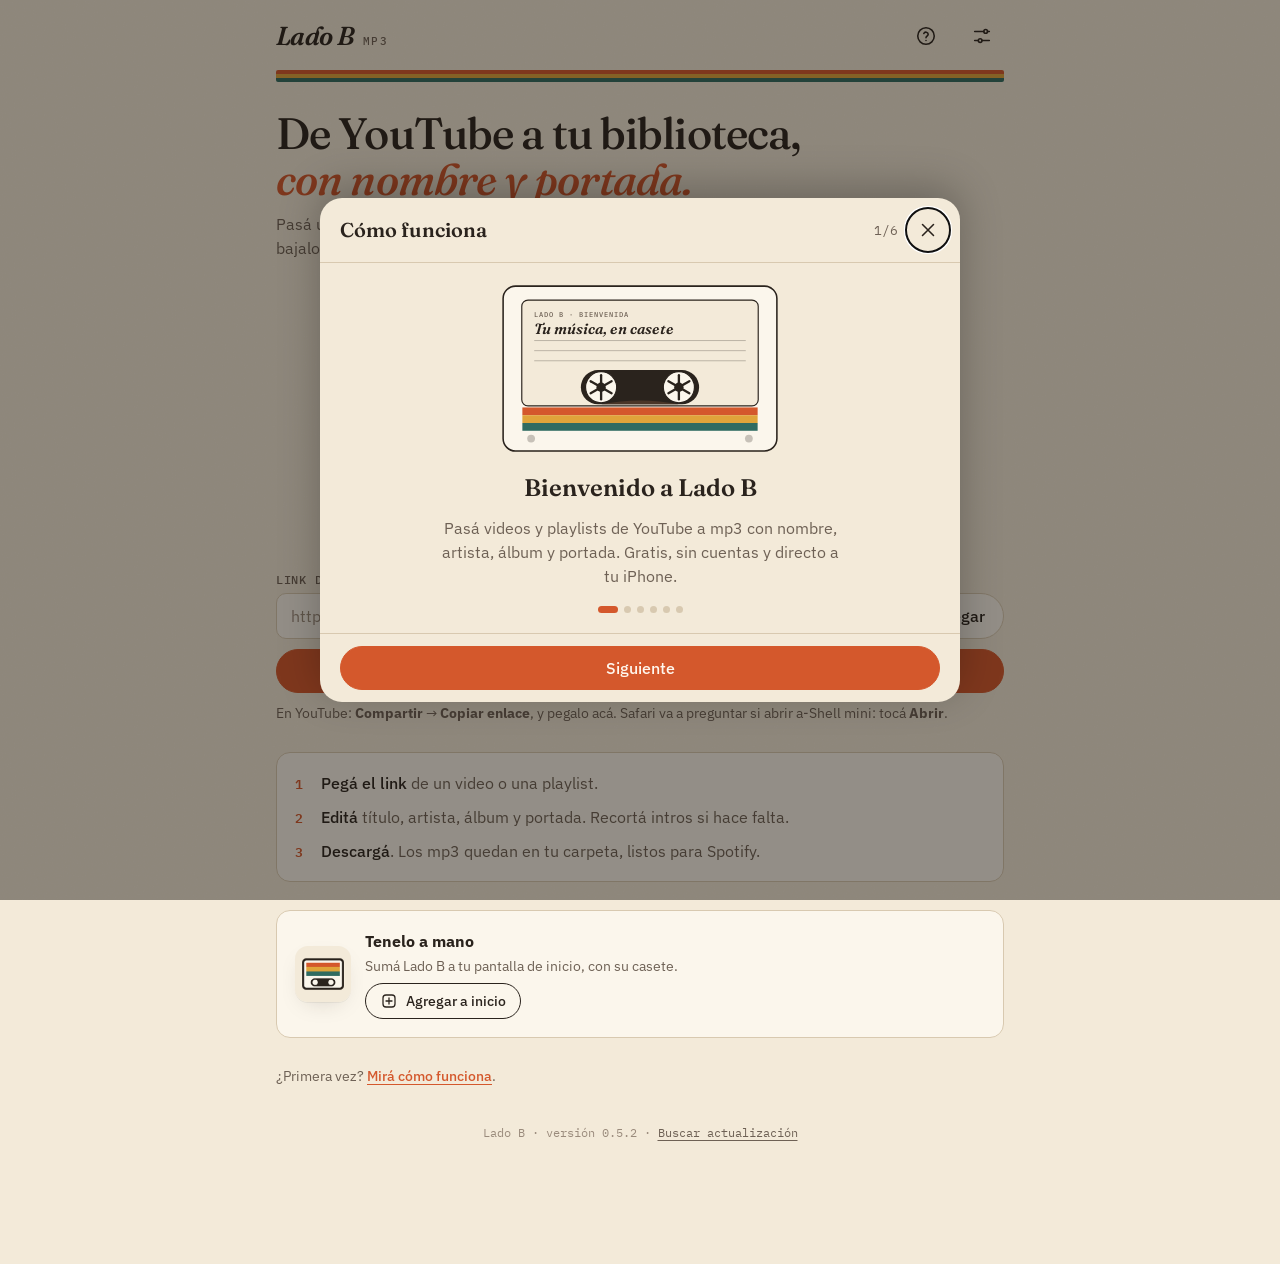
<file: index.html>
<!doctype html>
<html lang="es">
<head>
  <meta charset="utf-8">
  <meta name="viewport" content="width=device-width, initial-scale=1, viewport-fit=cover">
  <title>Lado B</title>
  <meta name="description" content="Pasá links de YouTube a mp3 con nombre, artista, álbum y portada, directo en tu iPhone.">
  <meta name="theme-color" content="#f3ead9" media="(prefers-color-scheme: light)">
  <meta name="theme-color" content="#1d1a17" media="(prefers-color-scheme: dark)">
  <meta name="apple-mobile-web-app-title" content="Lado B">
  <link rel="icon" href="assets/icono.svg" type="image/svg+xml">
  <link rel="apple-touch-icon" href="assets/icono-180.png">
  <link rel="manifest" href="manifest.webmanifest">
  <link rel="preconnect" href="https://fonts.googleapis.com">
  <link rel="preconnect" href="https://fonts.gstatic.com" crossorigin>
  <link rel="stylesheet" href="https://fonts.googleapis.com/css2?family=Fraunces:ital,opsz,wght@0,9..144,500;0,9..144,600;1,9..144,500;1,9..144,600&family=IBM+Plex+Mono:wght@400;500;600&family=IBM+Plex+Sans:wght@400;500;600;700&display=swap">
  <link rel="stylesheet" href="assets/estilo.css">
</head>
<body>
  <div class="pagina">
    <header class="cabecera">
      <a class="marca" href="./" data-accion="inicio"><b>Lado B</b><span>mp3</span></a>
      <button class="icono" data-accion="tutorial" aria-label="Cómo funciona" title="Cómo funciona">
        <svg class="i" viewBox="0 0 24 24"><circle cx="12" cy="12" r="9"/><path d="M9.6 9.3a2.5 2.5 0 0 1 4.8.9c0 1.7-2.4 2.2-2.4 3.6M12 17h.01"/></svg>
      </button>
      <button class="icono" data-accion="ajustes" aria-label="Ajustes" title="Ajustes">
        <svg class="i" viewBox="0 0 24 24"><path d="M4 7h10M18 7h2M4 17h4M12 17h8"/><circle cx="16" cy="7" r="2"/><circle cx="10" cy="17" r="2"/></svg>
      </button>
    </header>
    <div class="rayas" aria-hidden="true"></div>
    <main id="app"></main>
    <p class="version" id="version"></p>
  </div>

  <footer class="pie oculto" id="pie"></footer>
  <dialog class="hoja" id="hoja"></dialog>
  <input type="file" accept="image/*" id="archivo-tapa" class="sr" tabindex="-1">

  <noscript><p style="padding:16px">Lado B necesita JavaScript activado.</p></noscript>
  <script type="module" src="assets/app.js"></script>
</body>
</html>
</file>
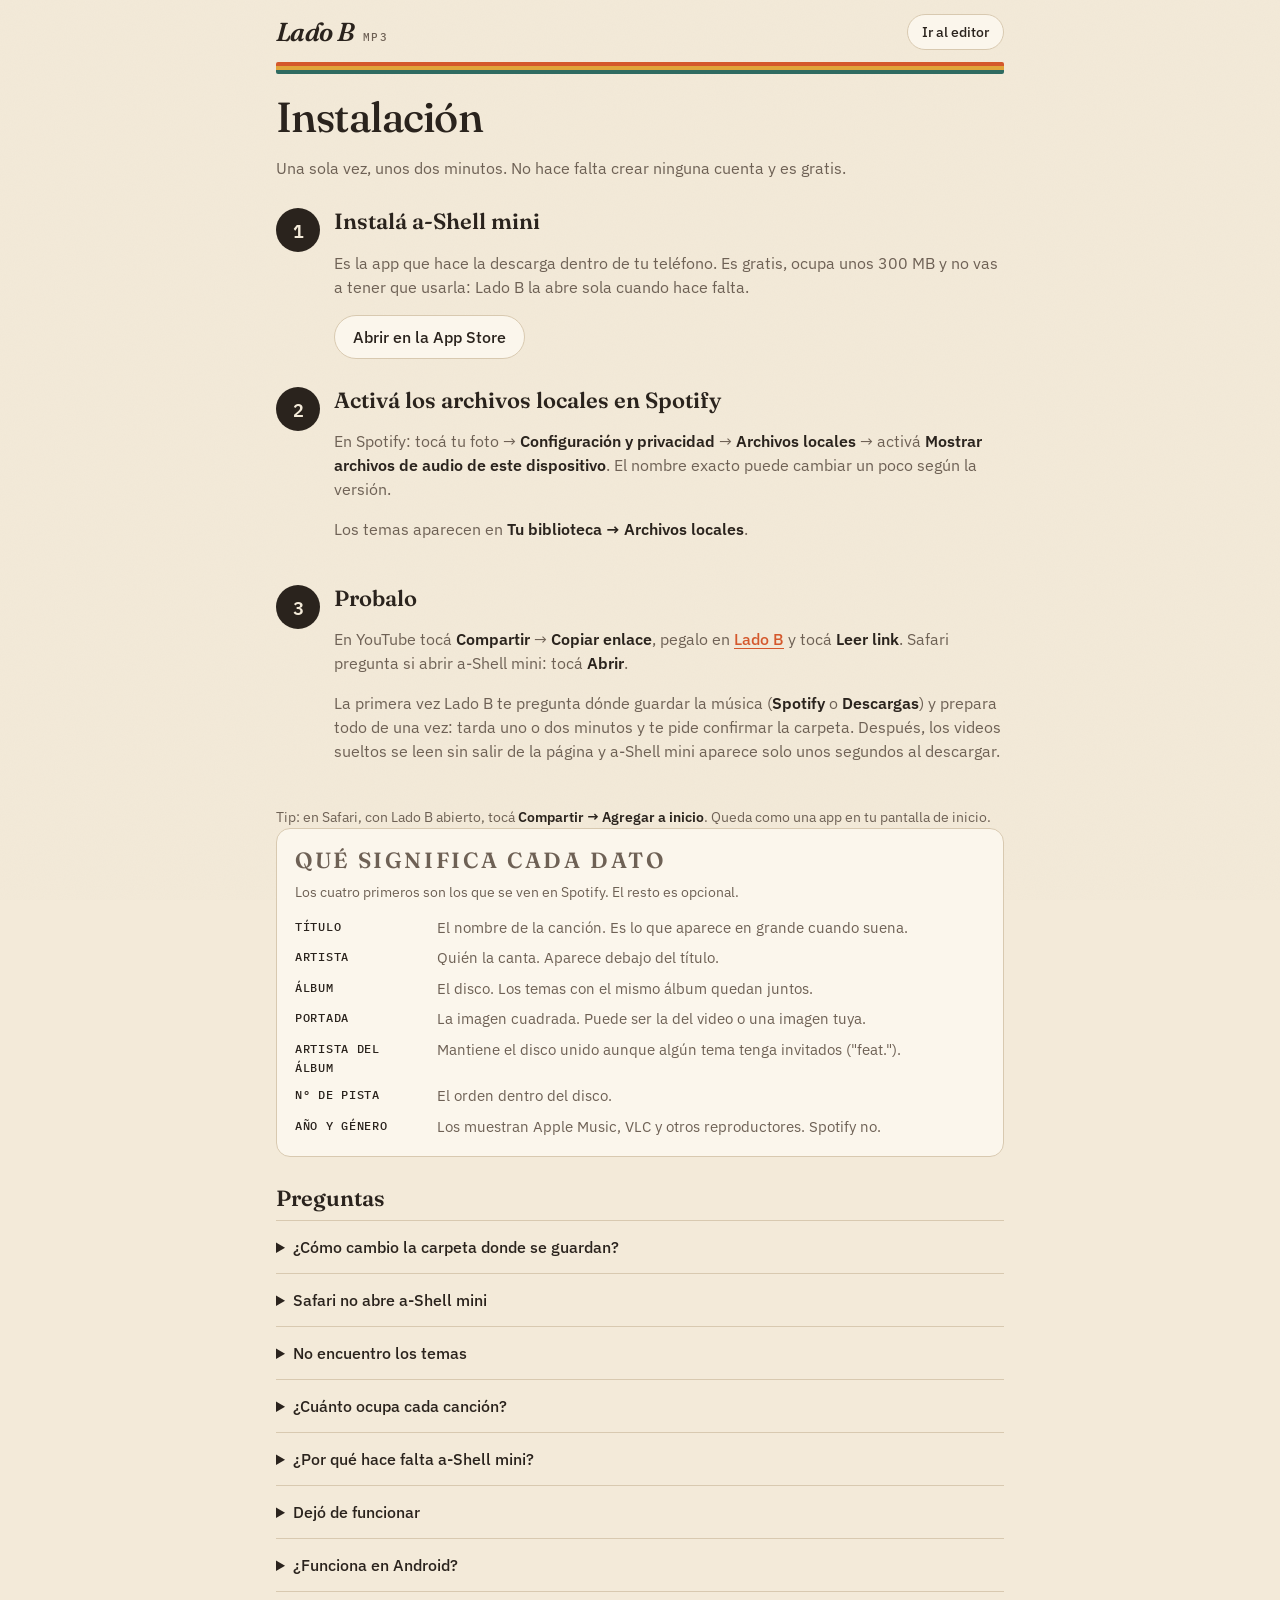
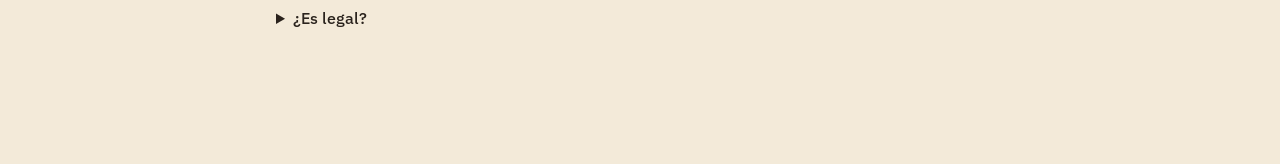
<file: instalar.html>
<!doctype html>
<html lang="es">
<head>
  <meta charset="utf-8">
  <meta name="viewport" content="width=device-width, initial-scale=1, viewport-fit=cover">
  <title>Instalar Lado B</title>
  <meta name="description" content="Cómo instalar Lado B en tu iPhone en dos minutos.">
  <meta name="theme-color" content="#f3ead9" media="(prefers-color-scheme: light)">
  <meta name="theme-color" content="#1d1a17" media="(prefers-color-scheme: dark)">
  <meta name="apple-mobile-web-app-title" content="Lado B">
  <link rel="icon" href="assets/icono.svg" type="image/svg+xml">
  <link rel="apple-touch-icon" href="assets/icono-180.png">
  <link rel="manifest" href="manifest.webmanifest">
  <link rel="preconnect" href="https://fonts.googleapis.com">
  <link rel="preconnect" href="https://fonts.gstatic.com" crossorigin>
  <link rel="stylesheet" href="https://fonts.googleapis.com/css2?family=Fraunces:ital,opsz,wght@0,9..144,500;0,9..144,600;1,9..144,500;1,9..144,600&family=IBM+Plex+Mono:wght@400;500;600&family=IBM+Plex+Sans:wght@400;500;600;700&display=swap">
  <link rel="stylesheet" href="assets/estilo.css">
</head>
<body>
  <div class="pagina guia">
    <header class="cabecera">
      <a class="marca" href="./"><b>Lado B</b><span>mp3</span></a>
      <a class="boton chico suave" href="./">Ir al editor</a>
    </header>
    <div class="rayas" aria-hidden="true"></div>

    <h1>Instalación</h1>
    <p>Una sola vez, unos dos minutos. No hace falta crear ninguna cuenta y es gratis.</p>

    <div class="pasos-guia">
      <section class="paso">
        <span class="num">1</span>
        <div>
          <h2>Instalá a-Shell mini</h2>
          <p>Es la app que hace la descarga dentro de tu teléfono. Es gratis, ocupa unos 300 MB y no vas a tener que usarla: Lado B la abre sola cuando hace falta.</p>
          <a class="boton suave" id="app-store" href="#">Abrir en la App Store</a>
        </div>
      </section>

      <section class="paso">
        <span class="num">2</span>
        <div>
          <h2>Activá los archivos locales en Spotify</h2>
          <p>En Spotify: tocá tu foto → <b>Configuración y privacidad</b> → <b>Archivos locales</b> → activá <b>Mostrar archivos de audio de este dispositivo</b>. El nombre exacto puede cambiar un poco según la versión.</p>
          <p>Los temas aparecen en <b>Tu biblioteca → Archivos locales</b>.</p>
        </div>
      </section>

      <section class="paso">
        <span class="num">3</span>
        <div>
          <h2>Probalo</h2>
          <p>En YouTube tocá <b>Compartir</b> → <b>Copiar enlace</b>, pegalo en <a class="enlace" href="./">Lado B</a> y tocá <b>Leer link</b>. Safari pregunta si abrir a-Shell mini: tocá <b>Abrir</b>.</p>
          <p>La primera vez Lado B te pregunta dónde guardar la música (<b>Spotify</b> o <b>Descargas</b>) y prepara todo de una vez: tarda uno o dos minutos y te pide confirmar la carpeta. Después, los videos sueltos se leen sin salir de la página y a-Shell mini aparece solo unos segundos al descargar.</p>
        </div>
      </section>
    </div>

    <p class="nota">Tip: en Safari, con Lado B abierto, tocá <b>Compartir → Agregar a inicio</b>. Queda como una app en tu pantalla de inicio.</p>

    <section class="tarjeta">
      <h2>Qué significa cada dato</h2>
      <p class="nota">Los cuatro primeros son los que se ven en Spotify. El resto es opcional.</p>
      <dl class="campos">
        <div><dt>Título</dt><dd>El nombre de la canción. Es lo que aparece en grande cuando suena.</dd></div>
        <div><dt>Artista</dt><dd>Quién la canta. Aparece debajo del título.</dd></div>
        <div><dt>Álbum</dt><dd>El disco. Los temas con el mismo álbum quedan juntos.</dd></div>
        <div><dt>Portada</dt><dd>La imagen cuadrada. Puede ser la del video o una imagen tuya.</dd></div>
        <div><dt>Artista del álbum</dt><dd>Mantiene el disco unido aunque algún tema tenga invitados ("feat.").</dd></div>
        <div><dt>Nº de pista</dt><dd>El orden dentro del disco.</dd></div>
        <div><dt>Año y género</dt><dd>Los muestran Apple Music, VLC y otros reproductores. Spotify no.</dd></div>
      </dl>
    </section>

    <section style="margin-top:28px">
      <h2>Preguntas</h2>

      <details id="carpeta">
        <summary>¿Cómo cambio la carpeta donde se guardan?</summary>
        <p>En Lado B, tocá el botón de <b>Ajustes</b> (arriba a la derecha) → <b>Cambiar carpeta</b>, y elegí otra.</p>
      </details>

      <details>
        <summary>Safari no abre a-Shell mini</summary>
        <p>Revisá que esté instalada la versión <b>a-Shell mini</b>. Si tenés la versión completa (a-Shell), elegila en <b>Ajustes → App que descarga</b>.</p>
      </details>

      <details>
        <summary>No encuentro los temas</summary>
        <p>Si en la primera descarga no se eligió ninguna carpeta, quedan en <b>Archivos → En mi iPhone → a-Shell mini → Lado B</b>. Para que vayan a Spotify, elegí la carpeta desde <b>Ajustes → Cambiar carpeta</b>.</p>
      </details>

      <details>
        <summary>¿Cuánto ocupa cada canción?</summary>
        <p>A 192 kbps, cerca de 1,4 MB por minuto: un tema de 4 minutos ocupa unos 6 MB. A 128 kbps ocupa un tercio menos y casi no se nota la diferencia. Se cambia en Ajustes.</p>
      </details>

      <details>
        <summary>¿Por qué hace falta a-Shell mini?</summary>
        <p>Safari no puede bajar el audio de YouTube por sí solo: el navegador lo bloquea por seguridad. a-Shell mini hace esa parte en tu teléfono, sin pasar por ningún servidor, así que no hay límites ni costos.</p>
      </details>

      <details>
        <summary>Dejó de funcionar</summary>
        <p>YouTube cambia cosas seguido. Las herramientas se actualizan solas cada pocos días. Para forzarlo, abrí a-Shell mini y escribí <code>pip install -U yt-dlp</code>.</p>
      </details>

      <details>
        <summary>¿Funciona en Android?</summary>
        <p>Todavía no. Está pensado para sumarlo más adelante.</p>
      </details>

      <details>
        <summary>¿Es legal?</summary>
        <p>Usalo para música que tengas derecho a descargar: tus propios videos, contenido libre o con permiso del autor.</p>
      </details>
    </section>
  </div>

  <script type="module">
    import { CONFIG } from "./assets/config.js";
    document.getElementById("app-store").href = CONFIG.appStoreAShell;
    try {
      const tema = JSON.parse(localStorage.getItem("ladob:ajustes") || "{}").tema;
      if (tema && tema !== "auto") document.documentElement.dataset.tema = tema;
    } catch {}
  </script>
</body>
</html>
</file>
<file: assets/estilo.css>
/* Lado B: papel crema, tinta cálida y las tres rayas de un casete de los 70. */

:root {
  --papel: #f3ead9;
  --papel-2: #ebe0cb;
  --carton: #fbf6ec;
  --tinta: #2a231d;
  --tinta-2: #6e6155;
  --tinta-3: #9a8b7c;
  --linea: #d8c9b0;
  --naranja: #d4582c;
  --naranja-tinta: #fff7ee;
  --mostaza: #e0a43a;
  --verde: #2f6b61;
  --rojo: #b2392a;
  --sombra: 0 1px 0 rgba(42, 35, 29, 0.06), 0 8px 24px -12px rgba(42, 35, 29, 0.25);
  --radio: 14px;
  --serif: "Fraunces", Georgia, serif;
  --sans: "IBM Plex Sans", system-ui, -apple-system, sans-serif;
  --mono: "IBM Plex Mono", ui-monospace, Menlo, monospace;
  color-scheme: light;
}

@media (prefers-color-scheme: dark) {
  :root:not([data-tema="claro"]) {
    --papel: #1d1a17;
    --papel-2: #26221e;
    --carton: #2c2723;
    --tinta: #f1e7d6;
    --tinta-2: #b4a694;
    --tinta-3: #85786b;
    --linea: #3d3630;
    --naranja: #e8703f;
    --naranja-tinta: #1d1a17;
    --mostaza: #e9b34e;
    --verde: #5fa596;
    --rojo: #e2604f;
    --sombra: 0 1px 0 rgba(0, 0, 0, 0.3), 0 10px 28px -14px rgba(0, 0, 0, 0.7);
    color-scheme: dark;
  }
}
:root[data-tema="oscuro"] {
  --papel: #1d1a17;
  --papel-2: #26221e;
  --carton: #2c2723;
  --tinta: #f1e7d6;
  --tinta-2: #b4a694;
  --tinta-3: #85786b;
  --linea: #3d3630;
  --naranja: #e8703f;
  --naranja-tinta: #1d1a17;
  --mostaza: #e9b34e;
  --verde: #5fa596;
  --rojo: #e2604f;
  --sombra: 0 1px 0 rgba(0, 0, 0, 0.3), 0 10px 28px -14px rgba(0, 0, 0, 0.7);
  color-scheme: dark;
}

* { box-sizing: border-box; }
html { -webkit-text-size-adjust: 100%; }
body {
  margin: 0;
  background: var(--papel);
  color: var(--tinta);
  font: 400 16px/1.5 var(--sans);
  -webkit-font-smoothing: antialiased;
  min-height: 100dvh;
}
/* Grano de papel, muy suave. */
body::before {
  content: "";
  position: fixed;
  inset: 0;
  pointer-events: none;
  opacity: 0.35;
  mix-blend-mode: multiply;
  background-image: url("data:image/svg+xml;utf8,<svg xmlns='http://www.w3.org/2000/svg' width='160' height='160'><filter id='n'><feTurbulence type='fractalNoise' baseFrequency='.9' numOctaves='2' stitchTiles='stitch'/><feColorMatrix values='0 0 0 0 .45 0 0 0 0 .38 0 0 0 0 .3 0 0 0 .09 0'/></filter><rect width='100%' height='100%' filter='url(%23n)'/></svg>");
  z-index: 0;
}
:root[data-tema="oscuro"] body::before { mix-blend-mode: screen; opacity: 0.15; }
@media (prefers-color-scheme: dark) {
  :root:not([data-tema="claro"]) body::before { mix-blend-mode: screen; opacity: 0.15; }
}

a { color: inherit; }
img { display: block; }
button, input, select, textarea { font: inherit; color: inherit; }
.mono { font-family: var(--mono); }
.oculto { display: none !important; }
.sr { position: absolute; width: 1px; height: 1px; overflow: hidden; clip: rect(0 0 0 0); }

/* ----------------------------------------------------------- estructura */

.pagina {
  position: relative;
  z-index: 1;
  max-width: 760px;
  margin: 0 auto;
  padding: 0 16px calc(120px + env(safe-area-inset-bottom));
}

.cabecera {
  display: flex;
  align-items: center;
  gap: 12px;
  padding: calc(14px + env(safe-area-inset-top)) 0 12px;
}
.marca {
  display: flex;
  align-items: baseline;
  gap: 8px;
  text-decoration: none;
  margin-right: auto;
}
.marca b {
  font: italic 600 26px/1 var(--serif);
  letter-spacing: -0.02em;
}
.marca span {
  font: 500 11px/1 var(--mono);
  letter-spacing: 0.12em;
  text-transform: uppercase;
  color: var(--tinta-2);
}
.rayas {
  height: 12px;
  border-radius: 2px;
  background: linear-gradient(var(--naranja) 0 33.3%, var(--mostaza) 33.3% 66.6%, var(--verde) 66.6%);
  margin-bottom: 20px;
}

/* --------------------------------------------------------------- botones */

.boton {
  display: inline-flex;
  align-items: center;
  justify-content: center;
  gap: 8px;
  min-height: 44px;
  padding: 0 18px;
  border-radius: 999px;
  border: 1.5px solid var(--tinta);
  background: transparent;
  font-weight: 500;
  text-decoration: none;
  cursor: pointer;
  white-space: nowrap;
  transition: transform 0.08s, background 0.15s;
}
.boton:active { transform: translateY(1px); }
.boton:disabled { opacity: 0.4; cursor: default; }
.boton.primario { background: var(--naranja); border-color: var(--naranja); color: var(--naranja-tinta); }
.boton.chico { min-height: 36px; padding: 0 14px; font-size: 14px; }
.boton.ancho { width: 100%; }
.boton.suave { border-color: var(--linea); background: var(--carton); }
.icono {
  display: inline-grid;
  place-items: center;
  width: 44px;
  height: 44px;
  border: 0;
  border-radius: 50%;
  background: transparent;
  cursor: pointer;
  color: var(--tinta);
  flex: none;
}
.icono:hover { background: var(--papel-2); }
.icono:disabled { opacity: 0.3; }
svg.i { width: 22px; height: 22px; fill: none; stroke: currentColor; stroke-width: 1.7; stroke-linecap: round; stroke-linejoin: round; }

.enlace {
  border: 0;
  background: none;
  padding: 0;
  color: var(--naranja);
  font-weight: 500;
  cursor: pointer;
  text-decoration: underline;
  text-underline-offset: 3px;
}

/* ------------------------------------------------------------- formularios */

.campo { display: grid; gap: 6px; }
.campo > span {
  display: flex;
  align-items: center;
  gap: 8px;
  font: 500 12px/1.2 var(--mono);
  letter-spacing: 0.06em;
  text-transform: uppercase;
  color: var(--tinta-2);
}
.campo small { color: var(--tinta-3); font-size: 13px; }
.entrada {
  width: 100%;
  min-height: 46px;
  padding: 10px 14px;
  border: 1.5px solid var(--linea);
  border-radius: 10px;
  background: var(--carton);
  font-size: 16px;
  outline: none;
  transition: border-color 0.15s;
}
.entrada:focus { border-color: var(--tinta); }
.entrada::placeholder { color: var(--tinta-3); }
.dos { display: grid; grid-template-columns: 1fr 1fr; gap: 12px; }
.tres { display: grid; grid-template-columns: 1fr 1fr 1fr; gap: 12px; }

.marca-n {
  display: inline-grid;
  place-items: center;
  width: 18px;
  height: 18px;
  border-radius: 50%;
  background: var(--tinta);
  color: var(--papel);
  font: 600 11px/1 var(--mono);
  letter-spacing: 0;
  flex: none;
}

.casilla {
  appearance: none;
  -webkit-appearance: none;
  width: 24px;
  height: 24px;
  margin: 0;
  border: 1.5px solid var(--tinta-3);
  border-radius: 7px;
  background: var(--carton);
  display: grid;
  place-items: center;
  cursor: pointer;
  flex: none;
}
.casilla:checked { background: var(--tinta); border-color: var(--tinta); }
.casilla:checked::after {
  content: "";
  width: 11px;
  height: 6px;
  border: solid var(--papel);
  border-width: 0 0 2px 2px;
  transform: translateY(-1px) rotate(-45deg);
}
.casilla:indeterminate { background: var(--tinta); border-color: var(--tinta); }
.casilla:indeterminate::after { content: ""; width: 10px; height: 2px; background: var(--papel); }

.segmentos {
  display: flex;
  padding: 3px;
  gap: 3px;
  border-radius: 12px;
  background: var(--papel-2);
}
.segmentos label { flex: 1; }
.segmentos input { position: absolute; opacity: 0; }
.segmentos span {
  display: grid;
  place-items: center;
  min-height: 40px;
  border-radius: 9px;
  font: 500 14px/1 var(--mono);
  cursor: pointer;
}
.segmentos input:checked + span { background: var(--carton); box-shadow: var(--sombra); }
.segmentos input:focus-visible + span { outline: 2px solid var(--naranja); }

.interruptor { display: flex; align-items: center; justify-content: space-between; gap: 16px; cursor: pointer; }
.interruptor input { appearance: none; -webkit-appearance: none; width: 50px; height: 30px; border-radius: 99px; background: var(--linea); position: relative; transition: background 0.2s; flex: none; cursor: pointer; margin: 0; }
.interruptor input::after { content: ""; position: absolute; top: 3px; left: 3px; width: 24px; height: 24px; border-radius: 50%; background: var(--carton); transition: transform 0.2s; box-shadow: 0 1px 3px rgba(0,0,0,.25); }
.interruptor input:checked { background: var(--verde); }
.interruptor input:checked::after { transform: translateX(20px); }

/* ---------------------------------------------------------------- casete */

.casete { width: 100%; max-width: 420px; margin: 0 auto; display: block; color: var(--tinta); }
.casete .carcasa { fill: var(--carton); stroke: currentColor; stroke-width: 2; }
.casete .etiqueta { fill: var(--papel); stroke: currentColor; stroke-width: 1.5; }
.casete .r1 { fill: var(--naranja); }
.casete .r2 { fill: var(--mostaza); }
.casete .r3 { fill: var(--verde); }
.casete .ventana { fill: var(--tinta); }
.casete .carrete { fill: var(--carton); stroke: currentColor; stroke-width: 1.5; }
.casete .cinta { fill: #4a3628; }
.casete .rayita { stroke: currentColor; stroke-width: 1; opacity: 0.35; }
.casete text { fill: currentColor; }
.casete .titulo-casete { font: italic 600 19px var(--serif); }
.casete .sub-casete { font: 500 9px var(--mono); letter-spacing: 0.14em; text-transform: uppercase; fill: var(--tinta-2); }
.casete .giro { transform-box: fill-box; transform-origin: center; }
.girando .casete .giro { animation: girar 2.4s linear infinite; }
@keyframes girar { to { transform: rotate(360deg); } }
@media (prefers-reduced-motion: reduce) { .girando .casete .giro { animation: none; } }

/* ----------------------------------------------------------- vista vacía */

.inicio { display: grid; grid-template-columns: minmax(0, 1fr); gap: 28px; padding-top: 8px; }
.inicio h1 {
  font: 500 clamp(30px, 7vw, 44px)/1.05 var(--serif);
  letter-spacing: -0.02em;
  margin: 0;
  text-wrap: balance;
}
.inicio h1 em { color: var(--naranja); }
.inicio p.bajada { margin: 10px 0 0; color: var(--tinta-2); max-width: 46ch; }
.pegar { display: grid; gap: 10px; }
.pegar .fila { display: flex; gap: 8px; }
.pegar .fila .entrada { flex: 1; }
.pasos { list-style: none; margin: 0; padding: 0; display: grid; gap: 10px; counter-reset: paso; }
.pasos li { display: flex; gap: 12px; align-items: baseline; color: var(--tinta-2); counter-increment: paso; }
.pasos li::before { content: counter(paso); font: 600 13px var(--mono); color: var(--naranja); min-width: 14px; }
.pasos b { color: var(--tinta); font-weight: 500; }

.tarjeta {
  background: var(--carton);
  border: 1.5px solid var(--linea);
  border-radius: var(--radio);
  padding: 18px;
}
.tarjeta h2, .seccion-titulo {
  font: 500 12px/1 var(--mono);
  letter-spacing: 0.12em;
  text-transform: uppercase;
  color: var(--tinta-2);
  margin: 0 0 14px;
}
.recientes { list-style: none; margin: 0; padding: 0; }
.recientes li + li { border-top: 1px solid var(--linea); }
.recientes button {
  width: 100%;
  display: flex;
  align-items: center;
  gap: 12px;
  padding: 10px 0;
  border: 0;
  background: none;
  text-align: left;
  cursor: pointer;
}
.recientes img { width: 44px; height: 44px; border-radius: 6px; object-fit: cover; background: var(--papel-2); }
.recientes .t { font-weight: 500; overflow: hidden; text-overflow: ellipsis; white-space: nowrap; }
.recientes .s { font: 12px var(--mono); color: var(--tinta-3); }

/* ------------------------------------------------------------ lista */

.resumen { display: grid; gap: 18px; margin-bottom: 18px; }
.resumen .casete { max-width: 300px; }
.otro-link .fila .boton { padding: 0 14px; }
.aviso {
  display: flex;
  gap: 12px;
  align-items: center;
  justify-content: space-between;
  flex-wrap: wrap;
  padding: 12px 14px;
  border-radius: 12px;
  background: color-mix(in srgb, var(--mostaza) 22%, var(--papel));
  border: 1.5px solid color-mix(in srgb, var(--mostaza) 60%, var(--papel));
  font-size: 15px;
}

.barra {
  position: sticky;
  top: 0;
  z-index: 5;
  display: flex;
  align-items: center;
  gap: 10px;
  padding: 10px 0;
  margin: 0 -16px;
  padding-inline: 16px;
  background: color-mix(in srgb, var(--papel) 92%, transparent);
  backdrop-filter: blur(10px);
  -webkit-backdrop-filter: blur(10px);
  border-bottom: 1px solid var(--linea);
}
.barra .cuenta { font: 500 13px var(--mono); color: var(--tinta-2); margin-right: auto; white-space: nowrap; }
.barra .boton.chico { padding: 0 12px; gap: 6px; }
.barra .boton svg.i { width: 18px; height: 18px; }

.temas { list-style: none; margin: 0; padding: 0; }
/* --------------------------------------------------------------- tutorial */

.tutorial { display: grid; gap: 14px; text-align: center; justify-items: center; }
.tutorial h3 { font: 600 24px/1.15 var(--serif); margin: 6px 0 0; }
.tutorial p { margin: 0; color: var(--tinta-2); max-width: 40ch; }
.tutorial-visual { width: 100%; min-height: 150px; display: grid; place-items: center; }
.tutorial-visual .casete { max-width: 280px; }
.puntos { display: flex; gap: 6px; margin-top: 4px; }
.puntos i { width: 7px; height: 7px; border-radius: 50%; background: var(--linea); }
.puntos i.activo { background: var(--naranja); width: 20px; border-radius: 4px; }

.mock { width: 100%; max-width: 300px; border-radius: 16px; font-family: var(--sans); box-shadow: var(--sombra); }
.mock .si { color: #0a84ff; font-weight: 600; }
.mock-app {
  display: flex; align-items: center; gap: 14px; padding: 16px;
  background: var(--carton); border: 1.5px solid var(--linea); text-align: left;
}
.mock-app b { display: block; }
.mock-app small { color: var(--tinta-2); }
.mock-icono {
  width: 60px; height: 60px; border-radius: 14px; flex: none;
  display: grid; place-items: center;
  background: #1c1c1e; color: #f5c542; font: 600 20px var(--mono);
}
.mock-alerta { background: rgba(242, 242, 247, 0.96); color: #1c1c1e; overflow: hidden; }
.mock-alerta p { margin: 0; padding: 18px 16px; font-size: 15px; font-weight: 600; color: #1c1c1e; }
.mock-alerta div { display: grid; grid-template-columns: 1fr 1fr; border-top: 1px solid #c6c6c8; }
.mock-alerta span { padding: 12px; color: #0a84ff; }
.mock-alerta span + span { border-left: 1px solid #c6c6c8; }
.mock-ruta {
  display: flex; align-items: center; justify-content: center; gap: 10px; padding: 18px;
  background: var(--carton); border: 1.5px solid var(--linea); font-size: 17px;
}
.mock-ruta .flecha { color: var(--tinta-3); }
.mock-ajuste {
  display: flex; align-items: center; gap: 14px; padding: 16px; text-align: left;
  background: #181818; color: #fff; font-size: 15px;
}
.mock-interruptor { flex: none; width: 46px; height: 28px; border-radius: 14px; background: #1ed760; position: relative; }
.mock-interruptor::after { content: ""; position: absolute; top: 3px; right: 3px; width: 22px; height: 22px; border-radius: 50%; background: #fff; }

/* -------------------------------------------------------- agregar a inicio */

.agregar { display: grid; grid-template-columns: 56px 1fr; gap: 6px 14px; align-items: center; }
.agregar img { width: 56px; height: 56px; border-radius: 13px; box-shadow: var(--sombra); grid-row: span 2; }
.agregar b { display: block; }
.agregar small { color: var(--tinta-2); font-size: 14px; }
.agregar .boton { grid-column: 2; justify-self: start; }
.agregar .boton svg.i { width: 18px; height: 18px; }

.inicio-vista {
  display: flex; justify-content: center; gap: 22px; padding: 22px 16px 18px;
  border-radius: 18px;
  background: linear-gradient(160deg, #2f6b61, #1d1a17 70%);
}
.inicio-vista > span { display: grid; justify-items: center; gap: 6px; }
.app-ladob img { width: 64px; height: 64px; border-radius: 15px; box-shadow: 0 6px 16px rgba(0, 0, 0, 0.4); }
.app-ladob small { color: #fff; font-size: 12px; }
.app-falsa i:first-child { display: block; width: 64px; height: 64px; border-radius: 15px; background: rgba(255, 255, 255, 0.16); }
.app-falsa i:last-child { display: block; width: 40px; height: 8px; border-radius: 4px; background: rgba(255, 255, 255, 0.16); margin-top: 4px; }
.chip {
  display: inline-grid; place-items: center; vertical-align: -6px;
  width: 26px; height: 26px; border-radius: 7px;
  background: var(--papel-2); color: #0a84ff;
}
.chip svg.i { width: 17px; height: 17px; }

details.recorte { padding-top: 22px; border-top: 1px dashed var(--linea); }
details > summary.nota { cursor: pointer; }
details.recorte[open] > summary { margin-bottom: 14px; }

.version {
  margin: 36px 0 0;
  text-align: center;
  font: 12px/1.6 var(--mono);
  color: var(--tinta-3);
}
.version .enlace { font: inherit; color: var(--tinta-2); }

.opciones-destino { display: grid; grid-template-columns: 1fr 1fr; gap: 10px; width: 100%; max-width: 340px; }
.opcion-destino {
  display: grid; gap: 4px; padding: 16px 12px; text-align: center;
  border-radius: 14px; border: 2px solid var(--linea); background: var(--carton); cursor: pointer;
}
.opcion-destino b { font: 600 18px var(--serif); }
.opcion-destino small { color: var(--tinta-2); font-size: 13px; }
.opcion-destino[aria-pressed="true"] { border-color: var(--naranja); box-shadow: 0 0 0 3px color-mix(in srgb, var(--naranja) 18%, transparent); }
.listo-preparado { color: var(--verde) !important; font-weight: 600; }

.pista { margin: 14px 0 4px; }
.tema .editar { color: var(--tinta-3); display: grid; place-items: center; }
.tema .editar svg.i { width: 18px; height: 18px; }
.etiqueta-corte.guardado { background: color-mix(in srgb, var(--naranja) 16%, transparent); color: var(--naranja); }
.exito { display: grid; gap: 14px; text-align: center; }
.exito .casete { max-width: 260px; }
.exito p { margin: 0; color: var(--tinta-2); }
.fallos { list-style: none; margin: 0; padding: 0; display: grid; gap: 10px; }
.fallos li { display: grid; gap: 2px; padding: 10px 12px; border-radius: 10px; background: var(--papel-2); }
.fallos span { font: 13px/1.4 var(--mono); color: var(--tinta-2); overflow-wrap: anywhere; }
.tema {
  display: grid;
  grid-template-columns: auto 52px 1fr auto 18px;
  align-items: center;
  gap: 12px;
  padding: 10px 4px;
  border-bottom: 1px solid var(--linea);
  cursor: pointer;
  border-radius: 8px;
}
.tema:hover { background: var(--papel-2); }
.tema .tapa { width: 52px; height: 52px; border-radius: 6px; object-fit: cover; background: var(--papel-2); }
.tema .info { min-width: 0; }
.tema .titulo, .tema .sub { overflow: hidden; text-overflow: ellipsis; white-space: nowrap; }
.tema .titulo { font-weight: 500; }
.tema .sub { font-size: 14px; color: var(--tinta-2); }
.tema .sub .falta { color: var(--rojo); }
.tema .meta { display: grid; justify-items: end; gap: 2px; font: 13px var(--mono); color: var(--tinta-2); }
.tema .nro { font: 12px var(--mono); color: var(--tinta-3); margin-right: 4px; }
.etiqueta-corte {
  font: 500 10px/1 var(--mono);
  letter-spacing: 0.06em;
  text-transform: uppercase;
  padding: 3px 6px;
  border-radius: 4px;
  background: color-mix(in srgb, var(--verde) 18%, transparent);
  color: var(--verde);
}
.tema.apagado .tapa, .tema.apagado .info { opacity: 0.45; }

.pie {
  position: fixed;
  left: 0;
  right: 0;
  bottom: 0;
  z-index: 10;
  padding: 12px 16px calc(12px + env(safe-area-inset-bottom));
  background: color-mix(in srgb, var(--papel) 94%, transparent);
  backdrop-filter: blur(12px);
  -webkit-backdrop-filter: blur(12px);
  border-top: 1px solid var(--linea);
}
.pie .adentro { max-width: 760px; margin: 0 auto; display: flex; align-items: center; gap: 14px; }
.pie .peso { font: 12px/1.3 var(--mono); color: var(--tinta-2); }
.pie .boton { margin-left: auto; }

/* ------------------------------------------------------------ hojas */

dialog.hoja {
  border: 0;
  padding: 0;
  margin: auto auto 0;
  width: 100%;
  max-width: 640px;
  max-height: 92dvh;
  border-radius: 22px 22px 0 0;
  background: var(--papel);
  color: var(--tinta);
  box-shadow: 0 -10px 40px rgba(0, 0, 0, 0.25);
  overflow: hidden;
}
dialog.hoja[open] { display: flex; flex-direction: column; animation: subir 0.22s ease-out; }
dialog.hoja::backdrop { background: rgba(20, 16, 12, 0.45); }
@keyframes subir { from { transform: translateY(40px); opacity: 0; } }
@media (min-width: 700px) {
  dialog.hoja { margin: auto; border-radius: 22px; max-height: 88dvh; }
}
.hoja-cabeza {
  display: flex;
  align-items: center;
  gap: 4px;
  padding: 10px 10px 10px 20px;
  border-bottom: 1px solid var(--linea);
}
.hoja-cabeza h2 { font: 600 20px/1.2 var(--serif); margin: 0 auto 0 0; }
.hoja-cabeza .pos { font: 13px var(--mono); color: var(--tinta-2); margin-right: 4px; }
.hoja-cuerpo { overflow-y: auto; padding: 20px; display: grid; gap: 22px; overscroll-behavior: contain; }
.hoja-pie {
  padding: 12px 20px calc(12px + env(safe-area-inset-bottom));
  border-top: 1px solid var(--linea);
  display: flex;
  gap: 10px;
}
.hoja-pie .boton { flex: 1; }
.bloque { display: grid; gap: 14px; }
.bloque + .bloque { padding-top: 22px; border-top: 1px dashed var(--linea); }
.nota { margin: 0; font-size: 14px; color: var(--tinta-2); }

/* -------------------------------------- vista previa (cómo se ve en Spotify) */

.vista {
  position: relative;
  display: grid;
  grid-template-columns: 136px 1fr;
  gap: 14px;
  align-items: center;
  padding: 16px;
  border-radius: var(--radio);
  background: #191512;
  color: #f4ece0;
}
.vista .disco {
  position: relative;
  width: 136px;
  height: 104px;
}
.vista .disco::before {
  /* el vinilo que asoma detrás de la tapa */
  content: "";
  position: absolute;
  top: 4px;
  left: 38px;
  width: 96px;
  height: 96px;
  border-radius: 50%;
  background:
    radial-gradient(circle, #111 0 3%, var(--naranja) 4% 30%, #0c0c0c 31% 33%, transparent 34%),
    repeating-radial-gradient(circle, #0e0e0e 0 1.5px, #333 1.5px 2.5px);
  box-shadow: 0 0 0 1px #3a322b;
}
.vista .disco img, .vista .disco .sin-tapa {
  position: relative;
  width: 100px;
  height: 100px;
  border-radius: 4px;
  object-fit: cover;
  box-shadow: 0 6px 16px rgba(0, 0, 0, 0.5);
  background: #2a2420;
}
.vista .sin-tapa { display: grid; place-items: center; font: 11px var(--mono); color: #9a8b7c; }
.vista .textos { min-width: 0; display: grid; gap: 4px; }
.vista .v-de { font: 500 10px/1.2 var(--mono); letter-spacing: 0.12em; text-transform: uppercase; color: #b4a694; }
.vista .v-titulo { font: 700 19px/1.2 var(--sans); overflow-wrap: anywhere; }
.vista .v-artista { font-size: 14px; color: #c9bcaa; }
.vista .vacio { color: #85786b; font-style: italic; font-weight: 400; }
.vista .marca-n { background: #f4ece0; color: #191512; width: 16px; height: 16px; font-size: 10px; vertical-align: 2px; margin-right: 6px; }
.vista .disco .marca-n { position: absolute; top: -6px; left: -6px; z-index: 2; }
.vista-pie { grid-column: 1 / -1; font: 11px/1.4 var(--mono); color: #9a8b7c; border-top: 1px solid #3a322b; padding-top: 10px; }

/* -------------------------------------------------------- portada / opciones */

.opciones-tapa { display: flex; gap: 10px; overflow-x: auto; padding: 2px 2px 4px; scrollbar-width: none; }
.opcion-tapa {
  flex: none;
  display: grid;
  gap: 6px;
  justify-items: center;
  width: 78px;
  border: 0;
  background: none;
  padding: 0;
  cursor: pointer;
  font: 11px var(--mono);
  color: var(--tinta-2);
}
.opcion-tapa .cuadro {
  width: 72px;
  height: 72px;
  border-radius: 10px;
  border: 1.5px solid var(--linea);
  background: var(--papel-2) center / cover no-repeat;
  display: grid;
  place-items: center;
  color: var(--tinta-2);
}
/* El marco va por dentro del cuadro (borde + sombra interior color papel):
   un contorno por fuera lo recortaba la fila, que se desplaza de costado. */
.opcion-tapa[aria-pressed="true"] .cuadro {
  border: 3px solid var(--naranja);
  box-shadow: inset 0 0 0 2px var(--papel);
}
.opcion-tapa[aria-pressed="true"] { color: var(--tinta); }

/* -------------------------------------------------------------- recorte */

.reproductor {
  aspect-ratio: 16 / 9;
  border-radius: 12px;
  overflow: hidden;
  background: #111;
  display: grid;
  place-items: center;
}
.reproductor iframe, .reproductor > div { width: 100%; height: 100%; border: 0; }
.reproductor .boton { color: #f4ece0; border-color: #f4ece0; }
.tiempos { display: grid; grid-template-columns: 1fr 1fr; gap: 12px; }
.tiempo { display: grid; gap: 8px; }
.tiempo .acciones { display: grid; grid-template-columns: 1fr 1fr; gap: 6px; }
.linea-tiempo {
  position: relative;
  height: 10px;
  border-radius: 5px;
  background: var(--papel-2);
  overflow: hidden;
}
.linea-tiempo i { position: absolute; top: 0; bottom: 0; background: var(--verde); border-radius: 5px; }
.sugerencia {
  display: flex;
  gap: 12px;
  align-items: center;
  justify-content: space-between;
  padding: 12px 14px;
  border-radius: 12px;
  background: color-mix(in srgb, var(--verde) 14%, var(--papel));
  font-size: 14px;
}

/* --------------------------------------------------------------- listas de acciones */

.acciones-lista { list-style: none; margin: 0; padding: 0; }
.acciones-lista li + li { border-top: 1px solid var(--linea); }
.acciones-lista button {
  width: 100%;
  display: grid;
  grid-template-columns: 1fr auto;
  gap: 2px 12px;
  align-items: center;
  padding: 14px 2px;
  border: 0;
  background: none;
  text-align: left;
  cursor: pointer;
}
.acciones-lista .t { font-weight: 500; }
.acciones-lista .s { grid-column: 1; font-size: 14px; color: var(--tinta-2); }
.acciones-lista svg { grid-row: 1 / span 2; grid-column: 2; color: var(--tinta-3); }

.aviso-toast {
  position: fixed;
  left: 50%;
  bottom: calc(96px + env(safe-area-inset-bottom));
  transform: translateX(-50%);
  z-index: 50;
  max-width: calc(100% - 32px);
  padding: 12px 18px;
  border-radius: 12px;
  background: var(--tinta);
  color: var(--papel);
  font-size: 15px;
  box-shadow: var(--sombra);
  animation: subir 0.2s ease-out;
}

.cargando { display: inline-block; width: 16px; height: 16px; border: 2px solid currentColor; border-right-color: transparent; border-radius: 50%; animation: girar 0.7s linear infinite; }

/* ------------------------------------------------------------- guía */

.guia h1 { font: 500 clamp(30px, 7vw, 42px)/1.1 var(--serif); letter-spacing: -0.02em; margin: 0 0 10px; }
.guia h2 { font: 600 22px/1.2 var(--serif); margin: 0 0 8px; }
.guia p, .guia li { color: var(--tinta-2); }
.guia ol, .guia ul { padding-left: 20px; }
.guia li + li { margin-top: 6px; }
.guia b { color: var(--tinta); font-weight: 600; }
.guia .paso { display: grid; grid-template-columns: 44px 1fr; gap: 14px; }
.guia .num {
  width: 44px;
  height: 44px;
  border-radius: 50%;
  display: grid;
  place-items: center;
  font: 600 18px var(--mono);
  background: var(--tinta);
  color: var(--papel);
}
.guia .pasos-guia { display: grid; gap: 28px; margin: 28px 0; }
.guia details { border-top: 1px solid var(--linea); padding: 14px 0; }
.guia summary { cursor: pointer; font-weight: 500; }
.guia code { font: 14px var(--mono); background: var(--papel-2); padding: 2px 6px; border-radius: 4px; }
.guia .campos { display: grid; gap: 8px; margin: 14px 0 0; }
.guia .campos div { display: grid; grid-template-columns: 130px 1fr; gap: 12px; font-size: 15px; }
.guia .campos dt { font: 500 12px/1.6 var(--mono); text-transform: uppercase; letter-spacing: 0.06em; color: var(--tinta); }
.guia .campos dd { margin: 0; color: var(--tinta-2); }

@media (max-width: 420px) {
  .tema { grid-template-columns: auto 46px 1fr auto 16px; gap: 10px; }
  .tema .tapa { width: 46px; height: 46px; }
  .vista { grid-template-columns: 116px 1fr; }
  .vista .disco { width: 116px; height: 88px; }
  .vista .disco img, .vista .disco .sin-tapa { width: 88px; height: 88px; }
  .vista .disco::before { width: 82px; height: 82px; left: 32px; top: 3px; }
  .tres { grid-template-columns: 1fr 1fr; }
  .guia .campos div { grid-template-columns: 1fr; gap: 2px; }
}
</file>
